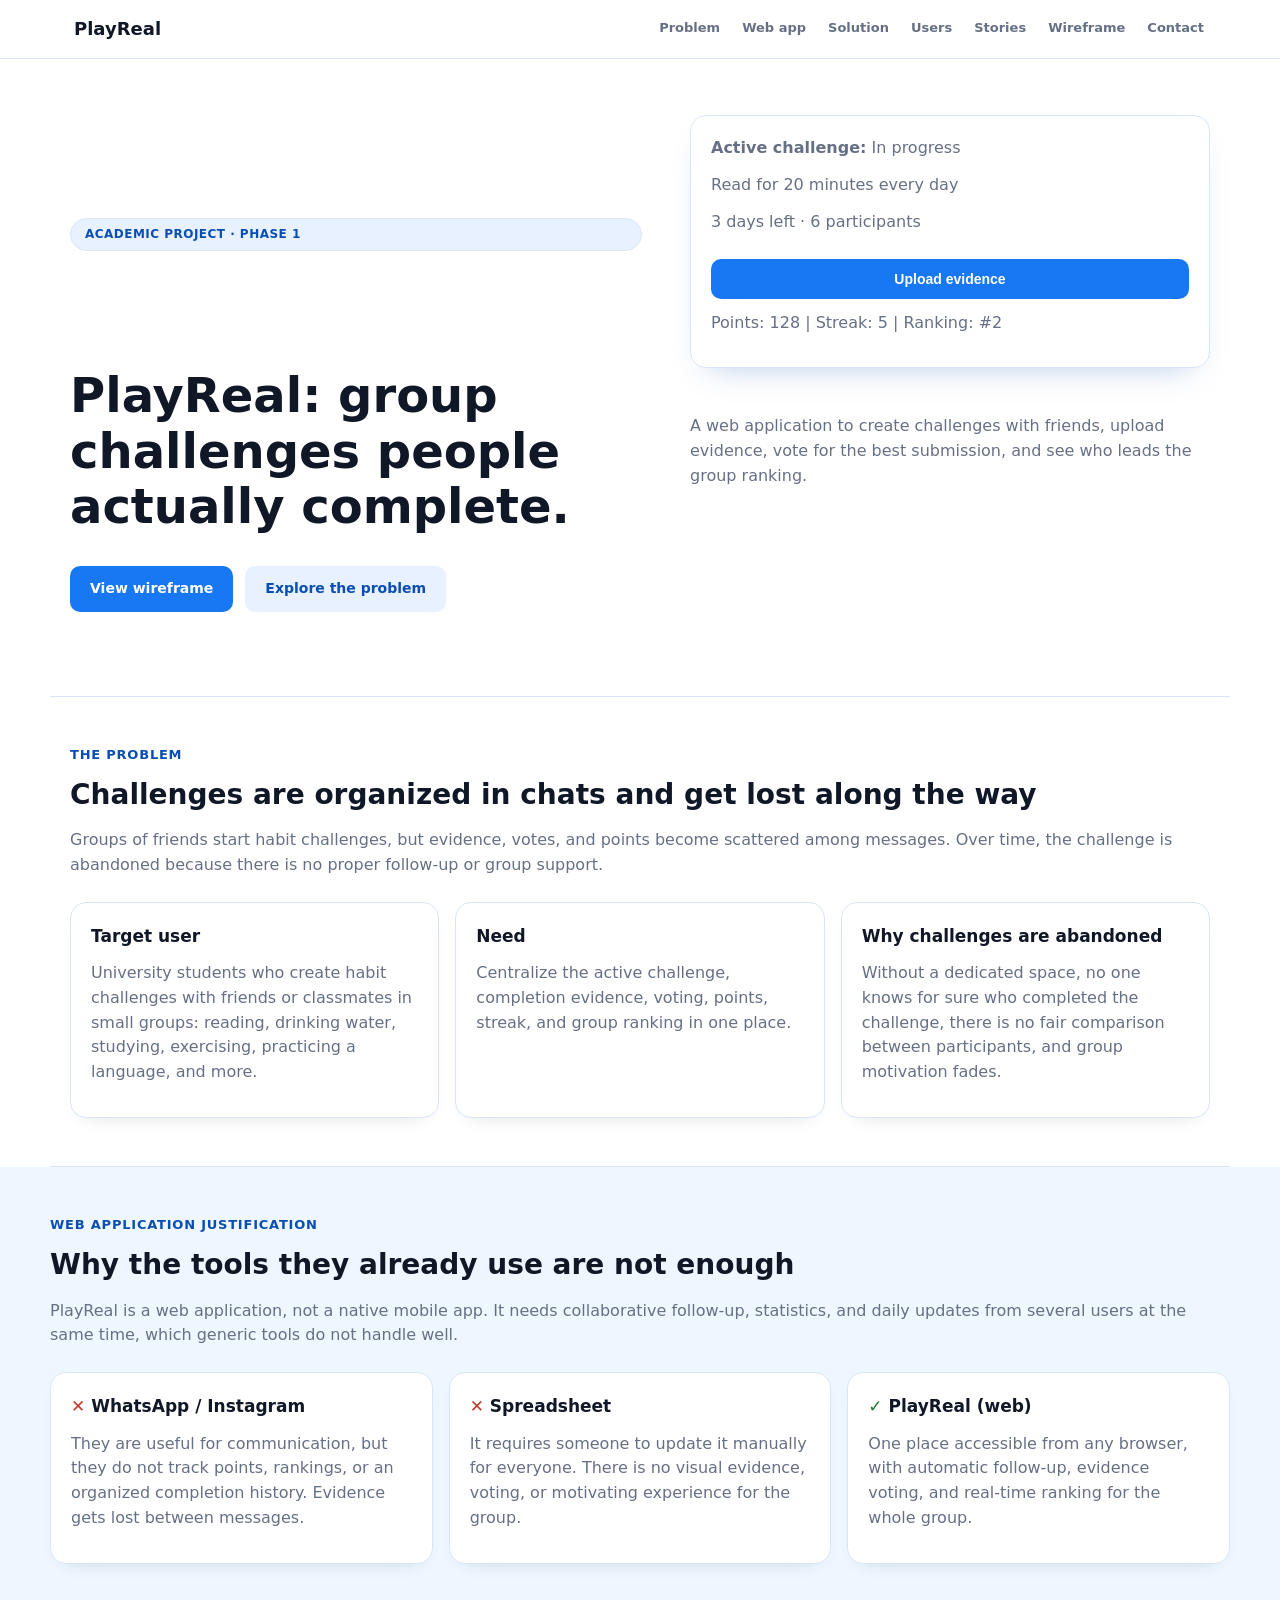
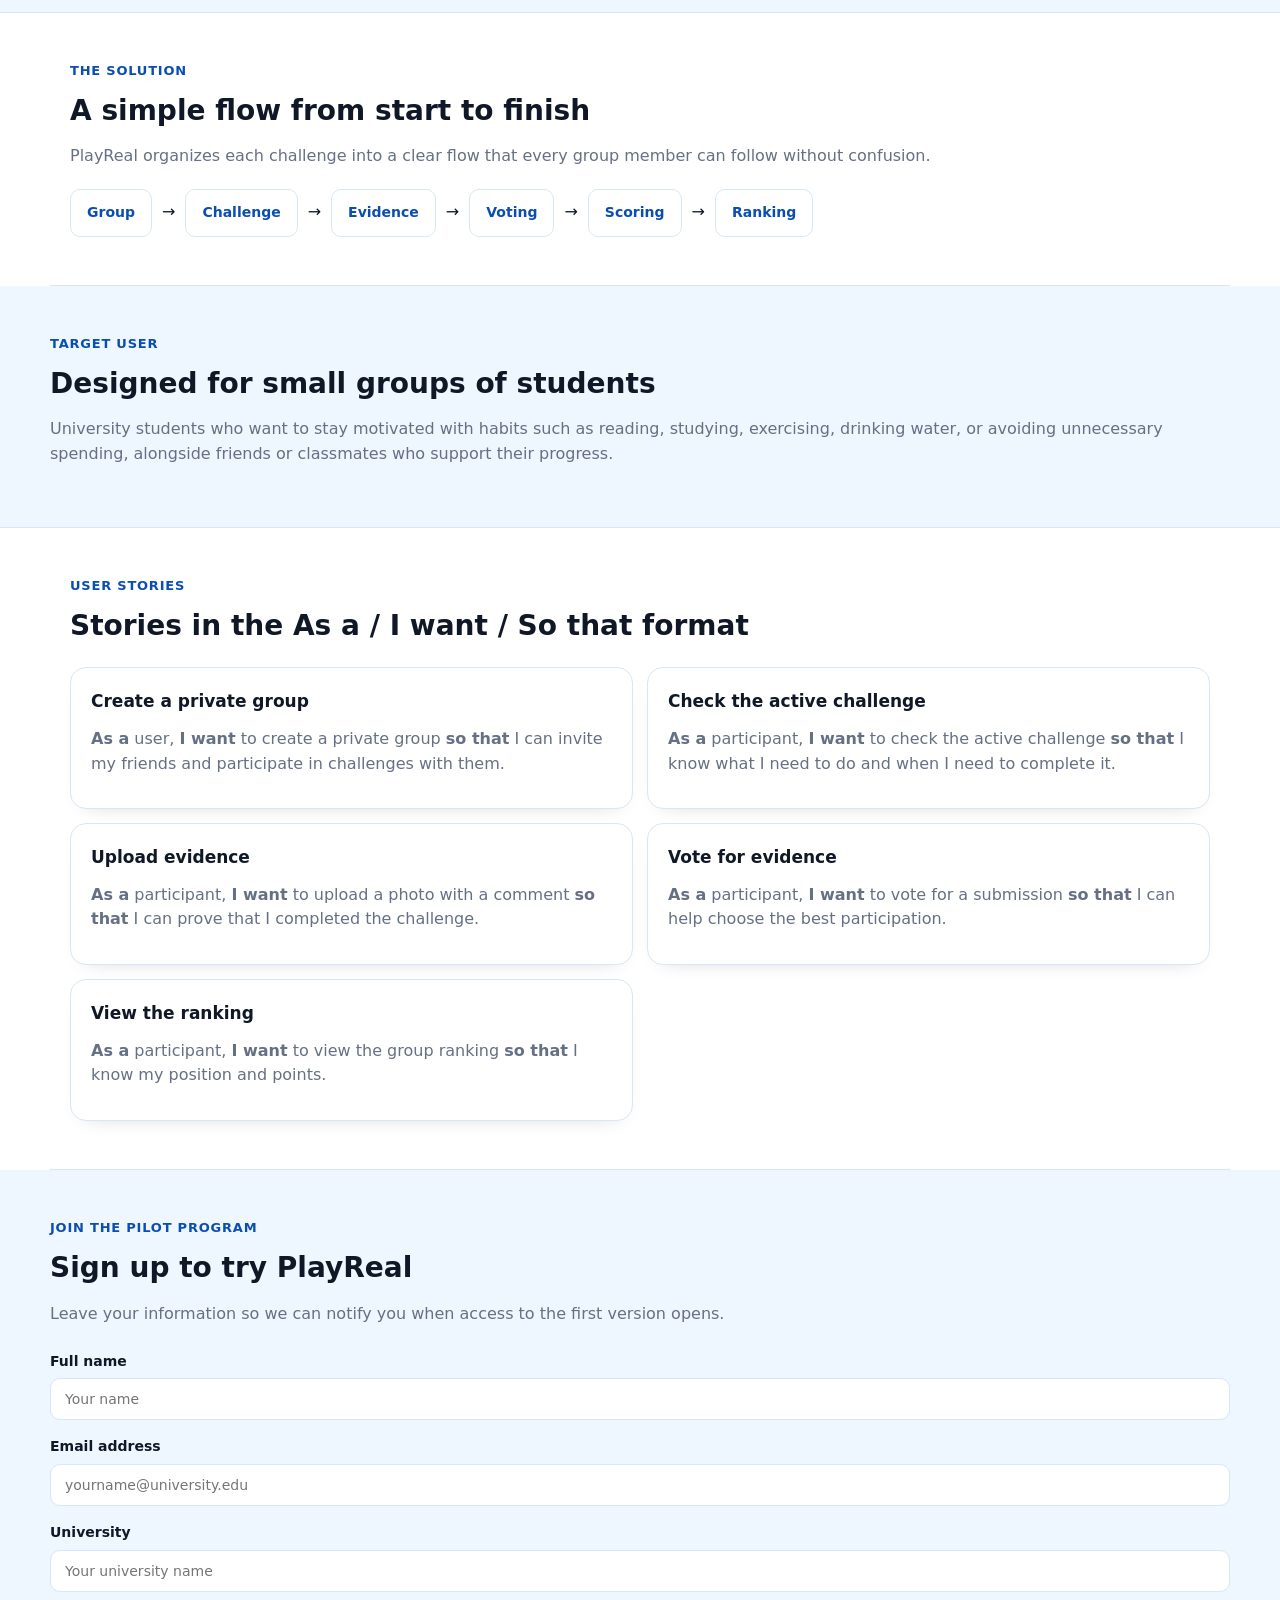
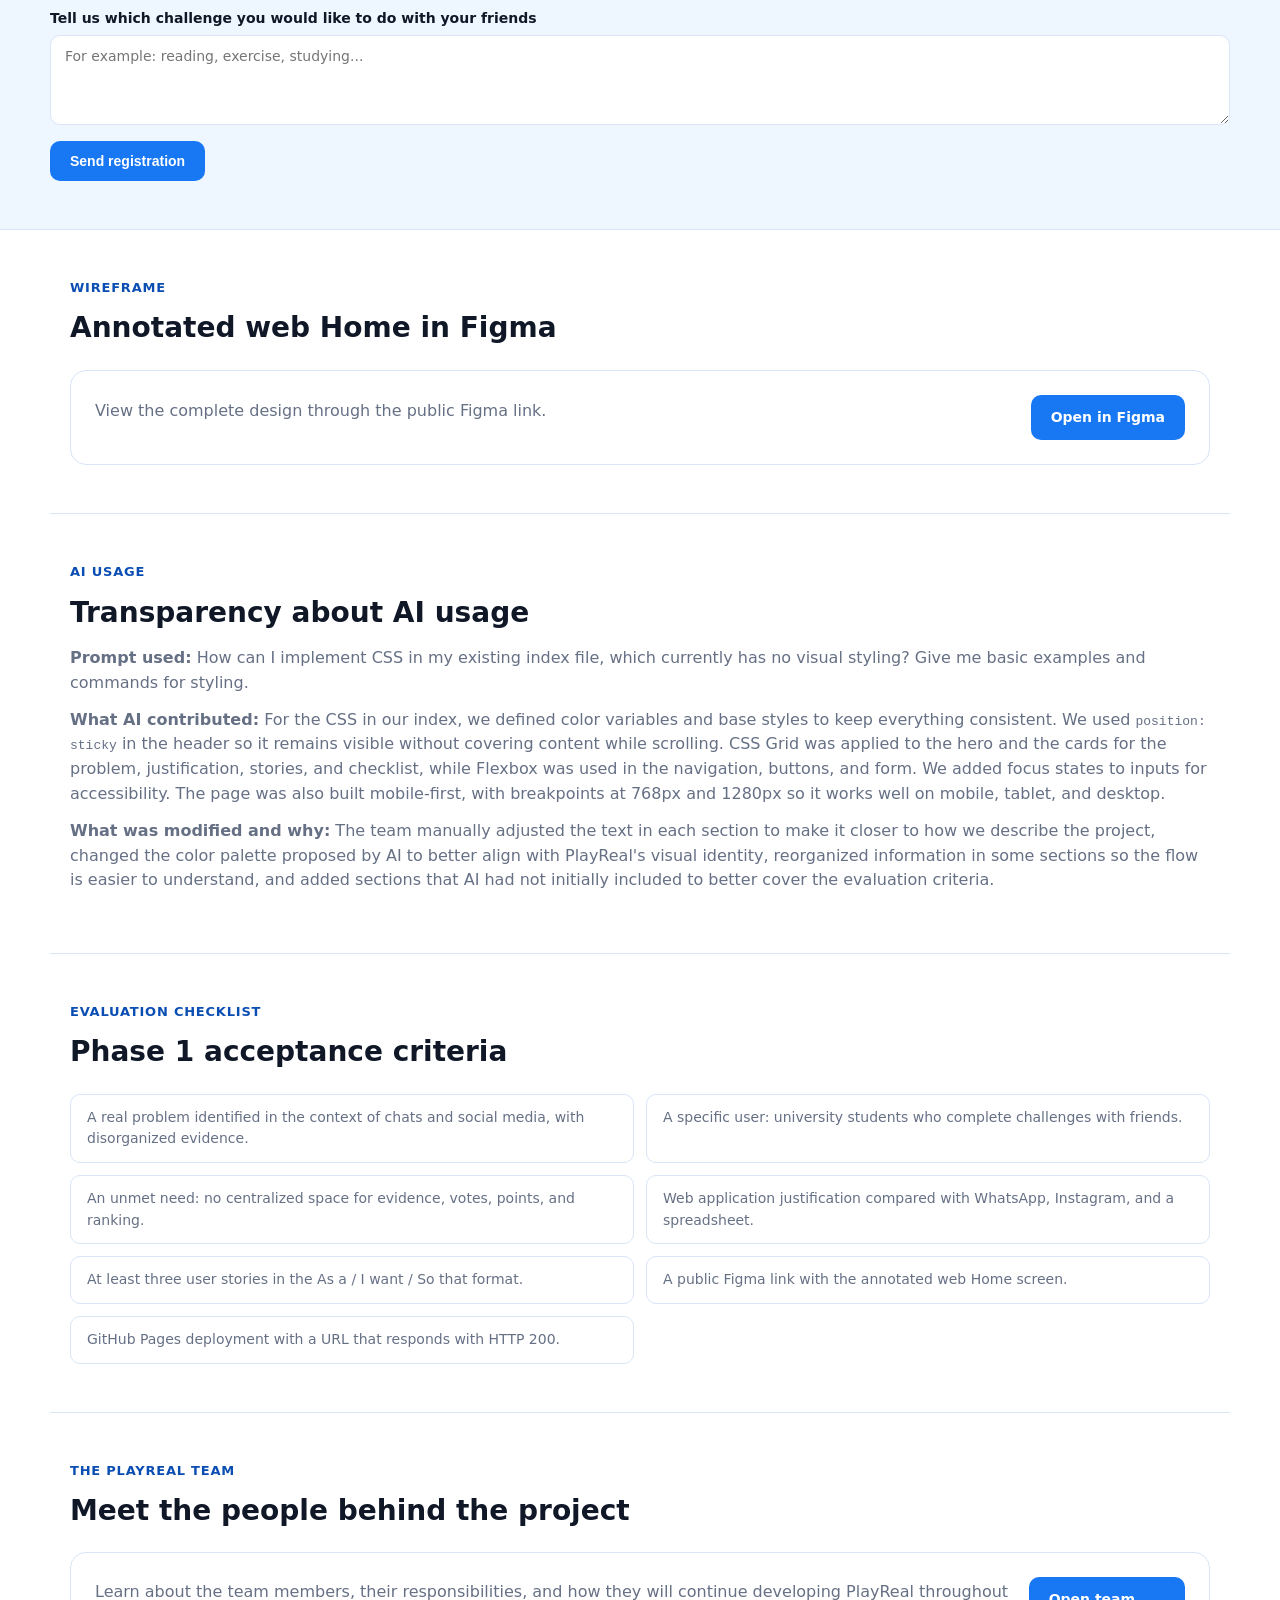
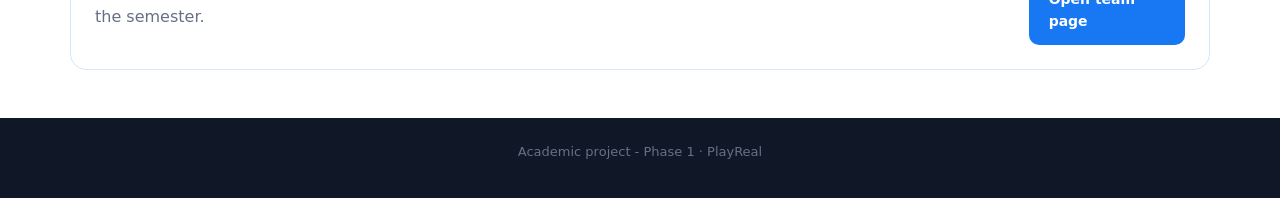
<file: index.html>
<!DOCTYPE html>
<html lang="en">
<head>
<meta charset="UTF-8">
<meta name="viewport" content="width=device-width, initial-scale=1.0">
<title>PlayReal - Group challenges for students</title>
<meta name="description" content="PlayReal is a web application for creating group challenges, uploading evidence, voting, and tracking rankings among friends.">
<link rel="stylesheet" href="styles.css">
</head>
<body>

<header>
  <div class="container nav-wrap">
    <div class="logo">PlayReal</div>
    <nav class="links">
      <a href="#problema">Problem</a>
      <a href="#justificacion">Web app</a>
      <a href="#solucion">Solution</a>
      <a href="#usuarios">Users</a>
      <a href="#historias">Stories</a>
      <a href="#wireframe">Wireframe</a>
      <a href="#contacto">Contact</a>
    </nav>
  </div>
</header>

<main>

  <!-- HERO -->
  <section id="inicio">
    <span class="chip">Academic project · Phase 1</span>
    <h1>PlayReal: group challenges people actually complete.</h1>
    <p>A web application to create challenges with friends, upload evidence, vote for the best submission, and see who leads the group ranking.</p>
    <div class="hero-actions">
      <a href="#wireframe">View wireframe</a>
      <a href="#problema">Explore the problem</a>
    </div>

    <div class="dashboard-preview">
      <p><strong>Active challenge:</strong> In progress</p>
      <p>Read for 20 minutes every day</p>
      <p>3 days left · 6 participants</p>
      <button>Upload evidence</button>
      <p>Points: 128 | Streak: 5 | Ranking: #2</p>
    </div>
  </section>

  <!-- PROBLEM -->
  <section id="problema">
    <span class="eyebrow">The problem</span>
    <h2>Challenges are organized in chats and get lost along the way</h2>
    <p>Groups of friends start habit challenges, but evidence, votes, and points become scattered among messages. Over time, the challenge is abandoned because there is no proper follow-up or group support.</p>

    <div class="cards-grid">
      <article>
        <h3>Target user</h3>
        <p>University students who create habit challenges with friends or classmates in small groups: reading, drinking water, studying, exercising, practicing a language, and more.</p>
      </article>

      <article>
        <h3>Need</h3>
        <p>Centralize the active challenge, completion evidence, voting, points, streak, and group ranking in one place.</p>
      </article>

      <article>
        <h3>Why challenges are abandoned</h3>
        <p>Without a dedicated space, no one knows for sure who completed the challenge, there is no fair comparison between participants, and group motivation fades.</p>
      </article>
    </div>
  </section>

  <!-- JUSTIFICATION -->
  <section id="justificacion">
    <span class="eyebrow">Web application justification</span>
    <h2>Why the tools they already use are not enough</h2>
    <p>PlayReal is a web application, not a native mobile app. It needs collaborative follow-up, statistics, and daily updates from several users at the same time, which generic tools do not handle well.</p>

    <div class="cards-grid">
      <article class="card-negative">
        <h3>WhatsApp / Instagram</h3>
        <p>They are useful for communication, but they do not track points, rankings, or an organized completion history. Evidence gets lost between messages.</p>
      </article>

      <article class="card-negative">
        <h3>Spreadsheet</h3>
        <p>It requires someone to update it manually for everyone. There is no visual evidence, voting, or motivating experience for the group.</p>
      </article>

      <article class="card-positive">
        <h3>PlayReal (web)</h3>
        <p>One place accessible from any browser, with automatic follow-up, evidence voting, and real-time ranking for the whole group.</p>
      </article>
    </div>
  </section>

  <!-- SOLUTION -->
  <section id="solucion">
    <span class="eyebrow">The solution</span>
    <h2>A simple flow from start to finish</h2>
    <p>PlayReal organizes each challenge into a clear flow that every group member can follow without confusion.</p>

    <div class="flow">
      <span>Group</span> → <span>Challenge</span> → <span>Evidence</span> → <span>Voting</span> → <span>Scoring</span> → <span>Ranking</span>
    </div>
  </section>

  <!-- USERS -->
  <section id="usuarios">
    <span class="eyebrow">Target user</span>
    <h2>Designed for small groups of students</h2>
    <p>University students who want to stay motivated with habits such as reading, studying, exercising, drinking water, or avoiding unnecessary spending, alongside friends or classmates who support their progress.</p>
  </section>

  <!-- USER STORIES -->
  <section id="historias">
    <span class="eyebrow">User stories</span>
    <h2>Stories in the As a / I want / So that format</h2>

    <div class="stories-grid">
      <article class="story-card">
        <h3>Create a private group</h3>
        <p><strong>As a</strong> user, <strong>I want</strong> to create a private group <strong>so that</strong> I can invite my friends and participate in challenges with them.</p>
      </article>

      <article class="story-card">
        <h3>Check the active challenge</h3>
        <p><strong>As a</strong> participant, <strong>I want</strong> to check the active challenge <strong>so that</strong> I know what I need to do and when I need to complete it.</p>
      </article>

      <article class="story-card">
        <h3>Upload evidence</h3>
        <p><strong>As a</strong> participant, <strong>I want</strong> to upload a photo with a comment <strong>so that</strong> I can prove that I completed the challenge.</p>
      </article>

      <article class="story-card">
        <h3>Vote for evidence</h3>
        <p><strong>As a</strong> participant, <strong>I want</strong> to vote for a submission <strong>so that</strong> I can help choose the best participation.</p>
      </article>

      <article class="story-card">
        <h3>View the ranking</h3>
        <p><strong>As a</strong> participant, <strong>I want</strong> to view the group ranking <strong>so that</strong> I know my position and points.</p>
      </article>
    </div>
  </section>

  <!-- CONTACT / REGISTRATION -->
  <section id="contacto">
    <span class="eyebrow">Join the pilot program</span>
    <h2>Sign up to try PlayReal</h2>
    <p>Leave your information so we can notify you when access to the first version opens.</p>

    <form action="#" method="post">
      <div>
        <label for="nombre">Full name</label>
        <input type="text" id="nombre" name="nombre" placeholder="Your name" required>
      </div>

      <div>
        <label for="correo">Email address</label>
        <input type="email" id="correo" name="correo" placeholder="yourname@university.edu" required>
      </div>

      <div>
        <label for="universidad">University</label>
        <input type="text" id="universidad" name="universidad" placeholder="Your university name">
      </div>

      <div>
        <label for="comentario">Tell us which challenge you would like to do with your friends</label>
        <textarea id="comentario" name="comentario" rows="4" placeholder="For example: reading, exercise, studying..."></textarea>
      </div>

      <button type="submit">Send registration</button>
    </form>
  </section>

  <!-- WIREFRAME -->
  <section id="wireframe">
    <span class="eyebrow">Wireframe</span>
    <h2>Annotated web Home in Figma</h2>
    <div class="wireframe-box">
      <div>
        <p>View the complete design through the public Figma link.</p>
      </div>
      <a class="btn" href="https://www.figma.com/make/N0d9HVxNgSnsa5966sK7Yv/PlayReal?p=f" target="_blank" rel="noopener">Open in Figma</a>
    </div>
  </section>

  <!-- AI -->
  <section id="ia">
    <span class="eyebrow">AI usage</span>
    <h2>Transparency about AI usage</h2>
    <p><strong>Prompt used:</strong> How can I implement CSS in my existing index file, which currently has no visual styling? Give me basic examples and commands for styling.</p>
    <p><strong>What AI contributed:</strong> For the CSS in our index, we defined color variables and base styles to keep everything consistent. We used <code>position: sticky</code> in the header so it remains visible without covering content while scrolling. CSS Grid was applied to the hero and the cards for the problem, justification, stories, and checklist, while Flexbox was used in the navigation, buttons, and form. We added focus states to inputs for accessibility. The page was also built mobile-first, with breakpoints at 768px and 1280px so it works well on mobile, tablet, and desktop.</p>
    <p><strong>What was modified and why:</strong> The team manually adjusted the text in each section to make it closer to how we describe the project, changed the color palette proposed by AI to better align with PlayReal's visual identity, reorganized information in some sections so the flow is easier to understand, and added sections that AI had not initially included to better cover the evaluation criteria.</p>
  </section>

  <!-- CRITERIA -->
  <section id="criterios">
    <span class="eyebrow">Evaluation checklist</span>
    <h2>Phase 1 acceptance criteria</h2>
    <ul class="checklist">
      <li>A real problem identified in the context of chats and social media, with disorganized evidence.</li>
      <li>A specific user: university students who complete challenges with friends.</li>
      <li>An unmet need: no centralized space for evidence, votes, points, and ranking.</li>
      <li>Web application justification compared with WhatsApp, Instagram, and a spreadsheet.</li>
      <li>At least three user stories in the As a / I want / So that format.</li>
      <li>A public Figma link with the annotated web Home screen.</li>
      <li>GitHub Pages deployment with a URL that responds with HTTP 200.</li>
    </ul>
  </section>

  <section id="team">
    <span class="eyebrow">The PlayReal team</span>
    <h2>Meet the people behind the project</h2>
    <div class="wireframe-box">
      <p>Learn about the team members, their responsibilities, and how they will continue developing PlayReal throughout the semester.</p>
      <a class="btn" href="about.html" target="_blank" rel="noopener">Open team page</a>
    </div>
  </section>

</main>

<footer>
  <p>Academic project - Phase 1 · PlayReal</p>
</footer>

</body>
</html>
</file>
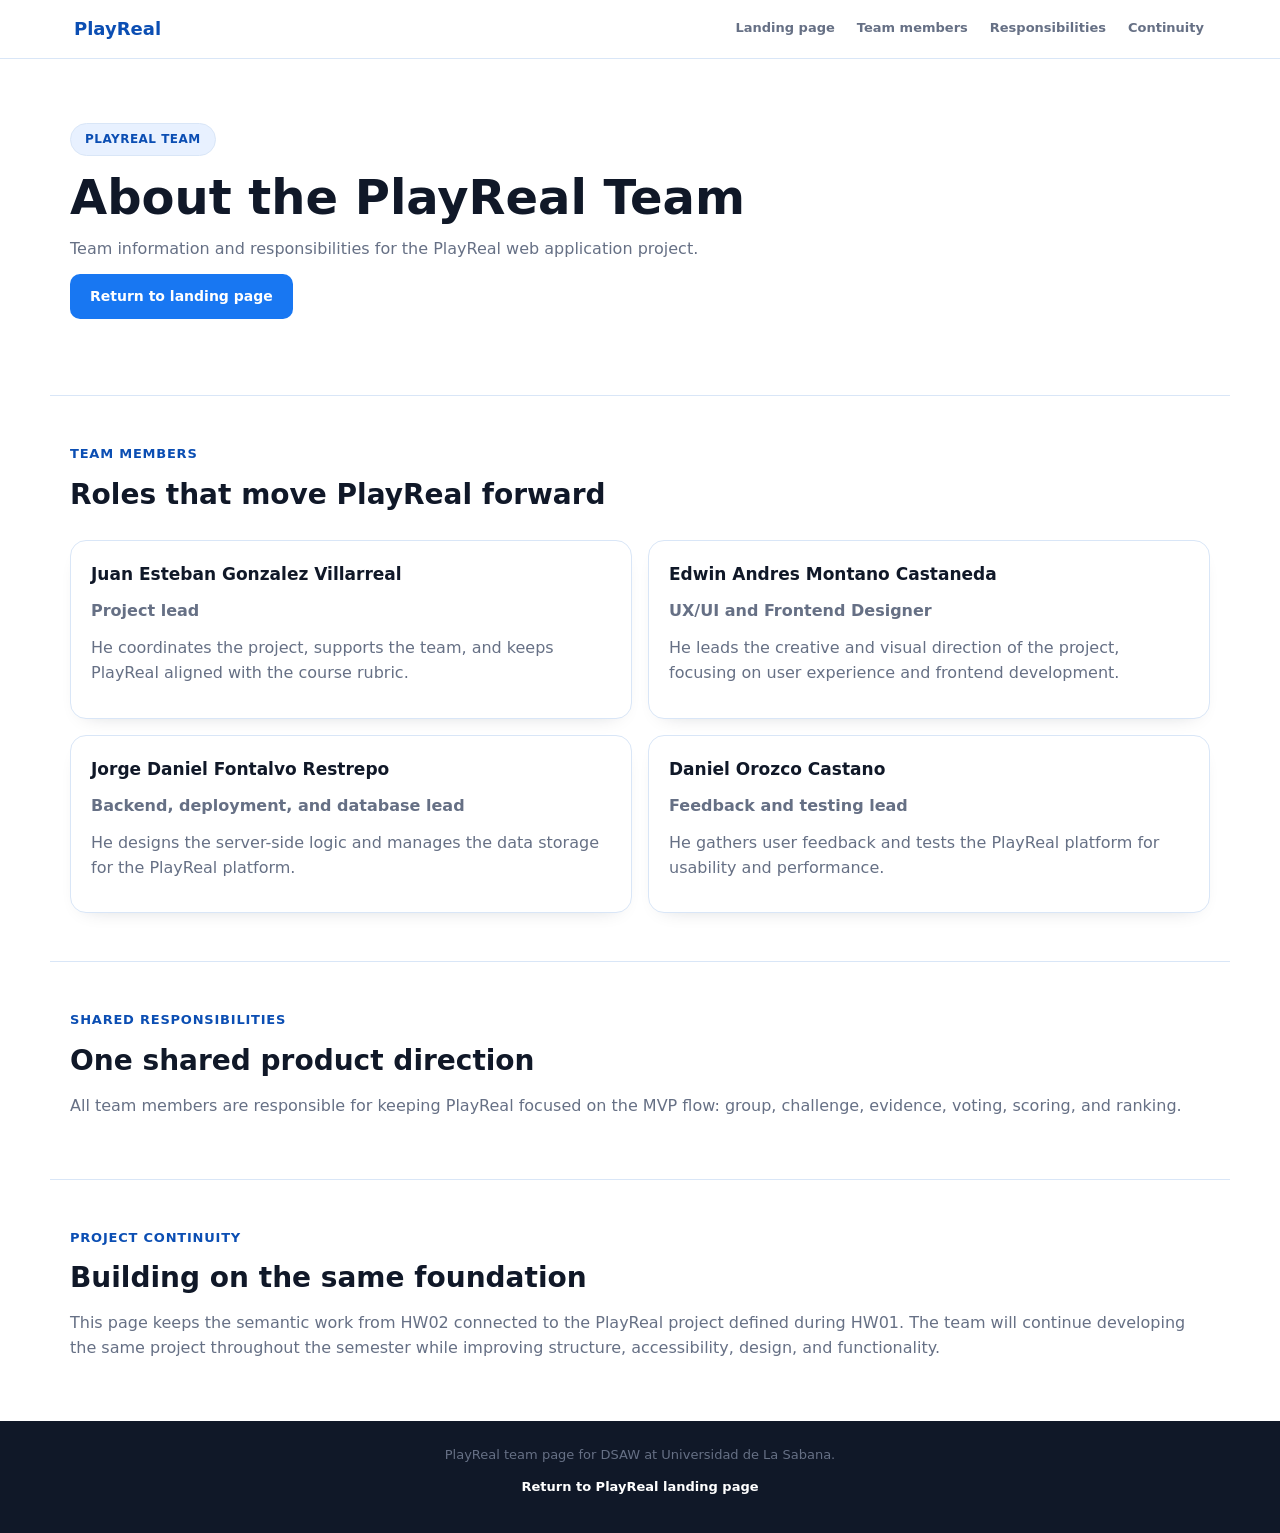
<file: about.html>
<!DOCTYPE html>
<html lang="en">
<head>
<meta charset="UTF-8">
<meta name="viewport" content="width=device-width, initial-scale=1.0">
<title>About the PlayReal Team</title>
<meta name="description" content="Meet the PlayReal team and learn about each member's responsibilities in the academic project.">
<link rel="stylesheet" href="styles.css">
</head>
<body>

<header>
  <div class="container nav-wrap">
    <a class="logo" href="index.html">PlayReal</a>
    <nav class="links" aria-label="About page navigation">
      <a href="index.html">Landing page</a>
      <a href="#team-members">Team members</a>
      <a href="#shared-responsibilities">Responsibilities</a>
      <a href="#project-continuity">Continuity</a>
    </nav>
  </div>
</header>

<main>
  <section id="about" class="page-hero">
    <span class="chip">PlayReal team</span>
    <h1>About the PlayReal Team</h1>
    <p>Team information and responsibilities for the PlayReal web application project.</p>
    <p><a class="btn" href="index.html">Return to landing page</a></p>
  </section>

  <section id="team-members">
    <span class="eyebrow">Team members</span>
    <h2>Roles that move PlayReal forward</h2>
    <div class="team-grid">
      <article class="team-card">
        <h3>Juan Esteban Gonzalez Villarreal</h3>
        <p><strong>Project lead</strong></p>
        <p>He coordinates the project, supports the team, and keeps PlayReal aligned with the course rubric.</p>
      </article>

      <article class="team-card">
        <h3>Edwin Andres Montano Castaneda</h3>
        <p><strong>UX/UI and Frontend Designer</strong></p>
        <p>He leads the creative and visual direction of the project, focusing on user experience and frontend development.</p>
      </article>

      <article class="team-card">
        <h3>Jorge Daniel Fontalvo Restrepo</h3>
        <p><strong>Backend, deployment, and database lead</strong></p>
        <p>He designs the server-side logic and manages the data storage for the PlayReal platform.</p>
      </article>

      <article class="team-card">
        <h3>Daniel Orozco Castano</h3>
        <p><strong>Feedback and testing lead</strong></p>
        <p>He gathers user feedback and tests the PlayReal platform for usability and performance.</p>
      </article>
    </div>
  </section>

  <section id="shared-responsibilities">
    <span class="eyebrow">Shared responsibilities</span>
    <h2>One shared product direction</h2>
    <p>All team members are responsible for keeping PlayReal focused on the MVP flow: group, challenge, evidence, voting, scoring, and ranking.</p>
  </section>

  <section id="project-continuity">
    <span class="eyebrow">Project continuity</span>
    <h2>Building on the same foundation</h2>
    <p>This page keeps the semantic work from HW02 connected to the PlayReal project defined during HW01. The team will continue developing the same project throughout the semester while improving structure, accessibility, design, and functionality.</p>
  </section>
</main>

<footer>
  <p>PlayReal team page for DSAW at Universidad de La Sabana.</p>
  <p><a href="index.html">Return to PlayReal landing page</a></p>
</footer>

</body>
</html>
</file>
<file: styles.css>
/* =========================================================
   PlayReal — styles.css
   HW03 · CSS Fundamentals
   Order: 1) reset/tokens 2) base elements 3) layout (header,
   containers) 4) components (cards, chips, buttons, form)
   5) section-specific tweaks 6) media queries (mobile-first:
   375px base, 768px tablet, 1280px desktop)
   ========================================================= */

/* ---------- 1. Reset & design tokens ---------- */
*,
*::before,
*::after {
  box-sizing: border-box;
}

:root {
  --blue: #1877F2;
  --blue-dark: #0B4EB3;
  --blue-soft: #E8F1FF;
  --blue-soft-2: #EEF6FF;
  --green: #5CF264;
  --text-main: #101828;
  --text-secondary: #667085;
  --border: #D9E6F7;
  --radius: 16px;
  --max-width: 1180px;
}

html {
  scroll-behavior: smooth;
}

body {
  margin: 0;
  font-family: system-ui, -apple-system, "Segoe UI", Roboto, sans-serif;
  color: var(--text-main);
  background: #FFF;
  line-height: 1.55;
}

/* ---------- 2. Base elements ---------- */
h1, h2, h3 {
  color: var(--text-main);
  margin: 0 0 12px;
}

h1 {
  font-size: 32px;
  line-height: 1.15;
}

h2 {
  font-size: 26px;
}

h3 {
  font-size: 17px;
}

p {
  color: var(--text-secondary);
  margin: 0 0 12px;
}

a {
  color: var(--blue-dark);
  text-decoration: none;
}

footer a {
  color: #FFF;
  font-weight: 700;
}

a:hover {
  text-decoration: underline;
}

/* ---------- 3. Layout: header & sections ---------- */
header {
  position: sticky;
  top: 0;
  background: rgb(255 255 255 / 94%);
  backdrop-filter: blur(8px);
  border-bottom: 1px solid var(--border);
  z-index: 50;
}

/* Flexbox layout: logo + nav row */
.nav-wrap {
  display: flex;
  align-items: center;
  justify-content: space-between;
  gap: 16px;
  padding: 14px 20px;
  max-width: var(--max-width);
  margin: 0 auto;
}

.logo {
  font-weight: 800;
  font-size: 18px;
  white-space: nowrap;
}

.links {
  display: flex;
  gap: 18px;
  overflow-x: auto;
}

.links a {
  color: var(--text-secondary);
  font-weight: 600;
  font-size: 13px;
  white-space: nowrap;
  padding: 4px 2px;
  border-bottom: 2px solid transparent;
}

/* Every top-level section shares horizontal padding and a
   centered content column via max-width + auto margins */
section {
  padding: 48px 20px;
  max-width: var(--max-width);
  margin: 0 auto;
  border-bottom: 1px solid var(--border);
}

section:last-of-type {
  border-bottom: none;
}

#justificacion,
#usuarios,
#contacto {
  background: var(--blue-soft-2);
  max-width: 100%;
}

#justificacion > *,
#usuarios > *,
#contacto > * {
  max-width: var(--max-width);
  margin-left: auto;
  margin-right: auto;
}

/* ---------- 4. Components ---------- */

/* Chip */
.chip {
  display: inline-block;
  background: var(--blue-soft);
  color: var(--blue-dark);
  font-size: 12px;
  font-weight: 700;
  padding: 6px 14px;
  border: 1px solid var(--border);
  border-radius: 999px;
  text-transform: uppercase;
  letter-spacing: 0.04em;
  margin-bottom: 14px;
}

.eyebrow {
  display: block;
  color: var(--blue-dark);
  font-weight: 700;
  font-size: 13px;
  text-transform: uppercase;
  letter-spacing: 0.06em;
  margin-bottom: 8px;
}

/* Buttons (real <button> and .btn links) */
button,
.btn {
  display: inline-flex;
  align-items: center;
  justify-content: center;
  background: var(--blue);
  color: #fff;
  border: none;
  border-radius: 10px;
  padding: 12px 20px;
  font-size: 14px;
  font-weight: 700;
  cursor: pointer;
}

form button {
  align-self: flex-start;
}

button:hover,
.btn:hover {
  background: var(--blue-dark);
  text-decoration: none;
}

/* Hero actions — Flexbox layout section */
.hero-actions {
  display: flex;
  flex-wrap: wrap;
  gap: 12px;
  margin: 20px 0 28px;
}

.hero-actions a {
  background: var(--blue-soft);
  color: var(--blue-dark);
  padding: 12px 20px;
  border-radius: 10px;
  font-weight: 700;
  font-size: 14px;
}

.hero-actions a:first-child {
  background: var(--blue);
  color: #fff;
}

.hero-actions a:hover {
  text-decoration: none;
  opacity: 0.9;
}

.links a:hover {
  color: var(--blue-dark);
  border-bottom-color: var(--blue);
  text-decoration: none;
}

/* Dashboard preview card */
.dashboard-preview {
  background: #fff;
  border: 1px solid var(--border);
  border-radius: var(--radius);
  padding: 20px;
  box-shadow: 0 16px 32px -20px rgb(11 78 179 / 35%);
}

.dashboard-preview button {
  width: 100%;
  margin: 12px 0;
}

/* Cards grid — used in Problema and Justificación (CSS Grid layout) */
.cards-grid {
  display: grid;
  grid-template-columns: 1fr;
  gap: 16px;
  margin-top: 24px;
}

.cards-grid article,
.story-card {
  background: #fff;
  border: 1px solid var(--border);
  border-radius: var(--radius);
  padding: 20px;
  box-shadow: 0 8px 20px -16px rgb(16 24 40 / 30%);
}

.card-negative h3::before {
  content: "✕ ";
  color: #C0392B;
}

.card-positive h3::before {
  content: "✓ ";
  color: #1E7A2E;
}

/* Stories grid — used in Historias (CSS Grid layout) */
.stories-grid {
  display: grid;
  grid-template-columns: 1fr;
  gap: 14px;
  margin-top: 20px;
}

/* Team cards on about.html reuse the PlayReal card language. */
.team-grid {
  display: grid;
  grid-template-columns: 1fr;
  gap: 16px;
  margin-top: 24px;
}

.team-card {
  background: #FFF;
  border: 1px solid var(--border);
  border-radius: var(--radius);
  padding: 20px;
  box-shadow: 0 8px 20px -16px rgb(16 24 40 / 30%);
}

.page-hero {
  padding-top: 64px;
  padding-bottom: 64px;
}

/* Flow steps — Flexbox layout section */
.flow {
  display: flex;
  flex-wrap: wrap;
  align-items: center;
  gap: 10px;
  margin-top: 20px;
}

.flow span {
  background: #fff;
  border: 1px solid var(--border);
  border-radius: 10px;
  padding: 12px 16px;
  font-weight: 700;
  font-size: 14px;
  color: var(--blue-dark);
}

/* Form */
form {
  display: flex;
  flex-direction: column;
  gap: 16px;
  margin-top: 24px;
  max-width: 480px;
}

form div {
  display: flex;
  flex-direction: column;
  gap: 6px;
}

label {
  font-weight: 600;
  font-size: 14px;
  color: var(--text-main);
}

input,
textarea {
  border: 1px solid var(--border);
  border-radius: 10px;
  padding: 12px 14px;
  font-size: 14px;
  font-family: inherit;
  background: #fff;
}

input:focus,
textarea:focus {
  outline: 2px solid var(--blue);
  outline-offset: 1px;
}

/* Wireframe box — Flexbox layout section */
.wireframe-box {
  display: flex;
  flex-direction: column;
  gap: 16px;
  background: #fff;
  border: 1px solid var(--border);
  border-radius: var(--radius);
  padding: 24px;
  margin-top: 20px;
}

/* Checklist grid */
.checklist {
  list-style: none;
  margin: 20px 0 0;
  padding: 0;
  display: grid;
  grid-template-columns: 1fr;
  gap: 12px;
}

.checklist li {
  background: #fff;
  border: 1px solid var(--border);
  border-radius: 10px;
  padding: 12px 16px;
  font-size: 14px;
  color: var(--text-secondary);
}

/* Footer */
footer {
  background: var(--text-main);
  color: #98A2B3;
  text-align: center;
  padding: 24px 20px;
  font-size: 13px;
}

/* =========================================================
   5. Media queries — mobile-first
   375px  = mobile refinement
   768px  = tablet
   1280px = desktop
   ========================================================= */

/* ---- Mobile: 375px ---- */
@media (width >= 375px) {
  .nav-wrap {
    padding-right: 24px;
    padding-left: 24px;
  }

  #inicio {
    padding-top: 56px;
    padding-bottom: 56px;
  }
}

/* ---- Tablet: 768px ---- */
@media (width >= 768px) {
  h1 {
    font-size: 40px;
  }

  h2 {
    font-size: 28px;
  }

  .cards-grid {
    grid-template-columns: repeat(2, 1fr);
  }

  .stories-grid {
    grid-template-columns: repeat(2, 1fr);
  }

  .team-grid {
    grid-template-columns: repeat(2, 1fr);
  }

  .checklist {
    grid-template-columns: repeat(2, 1fr);
  }

  .wireframe-box {
    flex-direction: row;
    align-items: center;
    justify-content: space-between;
  }
}

/* ---- Desktop: 1280px ---- */
@media (width >= 1280px) {
  h1 {
    font-size: 48px;
  }

  /* Hero becomes a two-column CSS Grid: text column (col 1)
     and dashboard preview pinned to column 2, spanning every
     row so it stays vertically centered next to the text. */
  #inicio {
    display: grid;
    grid-template-columns: 1.1fr 1fr;
    column-gap: 48px;
    align-items: center;
  }

  #inicio .dashboard-preview {
    grid-column: 2;
    grid-row: 1 / -1;
  }

  .cards-grid {
    grid-template-columns: repeat(3, 1fr);
  }
}
</file>
